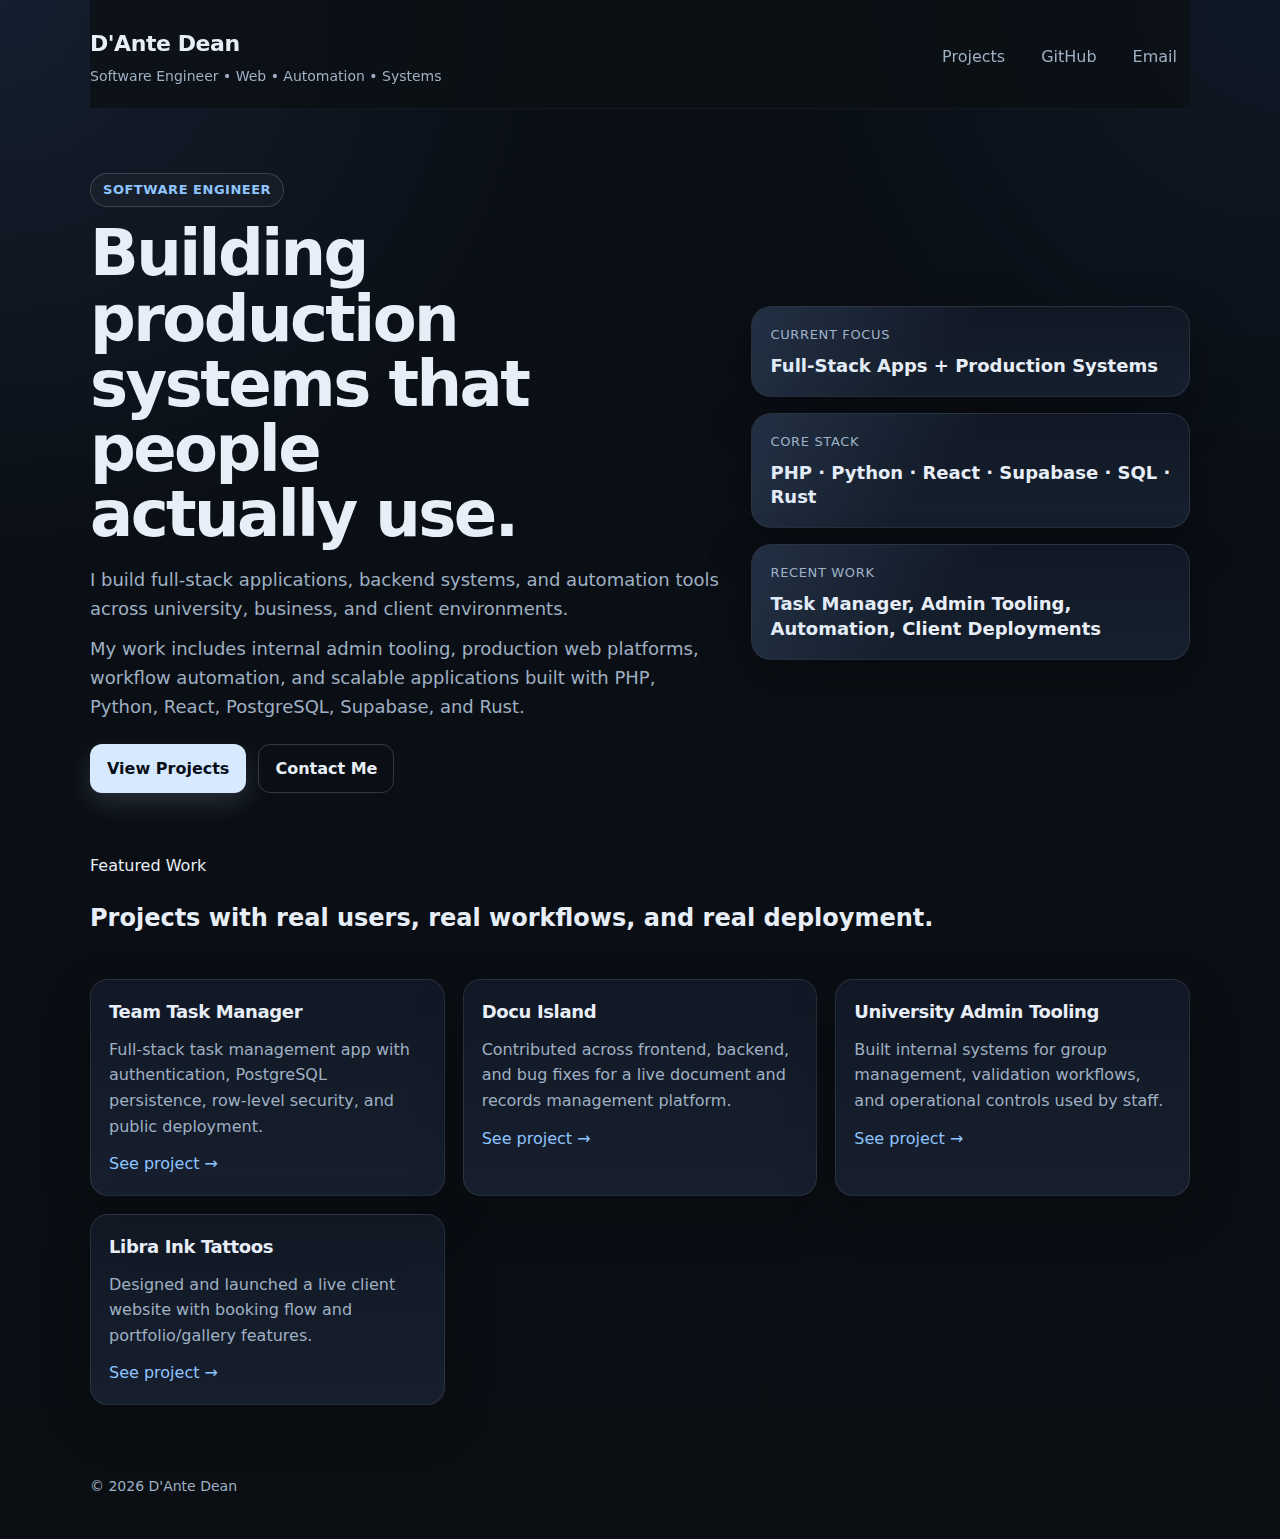
<file: index.html>
<!doctype html>
<html lang="en">
<head>
  <meta charset="utf-8" />
  <meta name="viewport" content="width=device-width,initial-scale=1" />
  <title>D'Ante Dean | Portfolio</title>
  <meta name="description" content="D'Ante Dean — software engineering portfolio: production systems, automation, and web development." />
  <meta property="og:title" content="D'Ante Dean | Software Engineer Portfolio" />
  <meta property="og:description" content="Production web systems, automation tools, and full-stack applications built with PHP, Python, Rust, SQL, and R." />
  <link rel="stylesheet" href="assets/css/styles.css" />
</head>
<body>
  <header class="container header">
    <div class="brand">
      <a class="logo" href="index.html">D'Ante Dean</a>
      <div class="subtitle">Software Engineer • Web • Automation • Systems</div>
    </div>

    <nav class="nav">
      <a href="projects.html">Projects</a>
      <a href="https://github.com/dantedean3" target="_blank" rel="noopener">GitHub</a>
      <a href="mailto:dantedean.3@gmail.com">Email</a>
    </nav>
  </header>

  <main class="container">
    <section class="hero">
      <div class="hero-copy">
        <p class="eyebrow">Software Engineer</p>

        <h1>Building production systems that people actually use.</h1>

        <p class="lead">
          I build full-stack applications, backend systems, and automation tools
          across university, business, and client environments.
        </p>

        <p class="lead">
          My work includes internal admin tooling, production web platforms,
          workflow automation, and scalable applications built with PHP, Python,
          React, PostgreSQL, Supabase, and Rust.
        </p>

        <div class="cta">
          <a class="button" href="projects.html">View Projects</a>
          <a class="button ghost" href="mailto:dantedean.3@gmail.com">Contact Me</a>
        </div>
      </div>

      <div class="hero-panel">
        <div class="hero-stat-card">
          <span class="stat-label">Current Focus</span>
          <span class="stat-value">Full-Stack Apps + Production Systems</span>
        </div>

        <div class="hero-stat-card">
          <span class="stat-label">Core Stack</span>
          <span class="stat-value">PHP · Python · React · Supabase · SQL · Rust</span>
        </div>

        <div class="hero-stat-card">
          <span class="stat-label">Recent Work</span>
          <span class="stat-value">Task Manager, Admin Tooling, Automation, Client Deployments</span>
        </div>
      </div>
    </section>

    <section class="home-section">
      <div class="section-heading">
        <p class="section-kicker">Featured Work</p>
        <h2>Projects with real users, real workflows, and real deployment.</h2>
      </div>

      <section class="grid">
        <div class="card">
          <h2>Team Task Manager</h2>
          <p>
            Full-stack task management app with authentication, PostgreSQL persistence, row-level security, and public deployment.
          </p>
          <a class="link" href="projects.html#task-manager">See project →</a>
        </div>

        <div class="card">
          <h2>Docu Island</h2>
          <p>
            Contributed across frontend, backend, and bug fixes for a live document and records management platform.
          </p>
          <a class="link" href="projects.html#docuisland">See project →</a>
        </div>

        <div class="card">
          <h2>University Admin Tooling</h2>
          <p>
            Built internal systems for group management, validation workflows, and operational controls used by staff.
          </p>
          <a class="link" href="projects.html#checklist">See project →</a>
        </div>

        <div class="card">
          <h2>Libra Ink Tattoos</h2>
          <p>
            Designed and launched a live client website with booking flow and portfolio/gallery features.
          </p>
          <a class="link" href="projects.html#libraink">See project →</a>
        </div>
      </section>
    </section>
  </main>

  <footer class="container footer">
    <div>© 2026 D'Ante Dean</div>
  </footer>
</body>
</html>
</file>
<file: assets/css/styles.css>
:root {
  --bg: #0b0f14;
  --bg-soft: #111827;
  --fg: #e8eef7;
  --muted: #9fb0c3;
  --card: rgba(18, 25, 38, 0.9);
  --card-2: rgba(24, 33, 49, 0.9);
  --border: rgba(232, 238, 247, 0.1);
  --border-strong: rgba(232, 238, 247, 0.18);
  --link: #8ec5ff;
  --accent: #d7e9ff;
  --accent-soft: rgba(142, 197, 255, 0.12);
  --shadow: 0 18px 50px rgba(0, 0, 0, 0.28);
}

* {
  box-sizing: border-box;
}

html, body {
  margin: 0;
  padding: 0;
}

html {
  scroll-behavior: smooth;
}

body {
  font-family: system-ui, -apple-system, Segoe UI, Roboto, Arial, sans-serif;
  background:
    radial-gradient(circle at top left, rgba(70, 100, 160, 0.18), transparent 28%),
    radial-gradient(circle at top right, rgba(40, 80, 130, 0.14), transparent 24%),
    linear-gradient(180deg, #0a0f16 0%, #0b0f14 100%);
  color: var(--fg);
  line-height: 1.6;
}

.container {
  width: min(1100px, calc(100% - 32px));
  margin: 0 auto;
}

.header {
  display: flex;
  justify-content: space-between;
  align-items: center;
  padding: 26px 0 20px;
  gap: 16px;
  position: sticky;
  top: 0;
  z-index: 20;
  backdrop-filter: blur(10px);
  background: rgba(11, 15, 20, 0.72);
  border-bottom: 1px solid rgba(255, 255, 255, 0.04);
}

.brand .logo {
  color: var(--fg);
  text-decoration: none;
  font-weight: 800;
  font-size: 22px;
  letter-spacing: -0.02em;
}

.subtitle {
  color: var(--muted);
  font-size: 14px;
  margin-top: 4px;
}

.nav {
  display: flex;
  gap: 10px;
  flex-wrap: wrap;
  align-items: center;
}

.nav a {
  color: var(--muted);
  text-decoration: none;
  padding: 8px 12px;
  border-radius: 999px;
  border: 1px solid transparent;
  transition: all 0.2s ease;
}

.nav a:hover,
.nav a.active {
  color: var(--fg);
  border-color: var(--border-strong);
  background: rgba(255, 255, 255, 0.04);
}

.nav-disabled {
  color: var(--muted);
  padding: 8px 12px;
  border-radius: 999px;
}

.hero {
  min-height: 72vh;
  display: grid;
  grid-template-columns: 1.3fr 0.9fr;
  gap: 28px;
  align-items: center;
  padding: 64px 0 44px;
}

.hero-copy {
  max-width: 720px;
}

.eyebrow {
  display: inline-block;
  margin: 0 0 14px;
  padding: 6px 12px;
  border-radius: 999px;
  border: 1px solid var(--border-strong);
  background: rgba(255, 255, 255, 0.03);
  color: var(--link);
  font-size: 13px;
  font-weight: 700;
  letter-spacing: 0.04em;
  text-transform: uppercase;
}

.hero h1 {
  font-size: clamp(2.5rem, 5vw, 4.4rem);
  line-height: 1.02;
  margin: 0 0 18px;
  letter-spacing: -0.04em;
  max-width: 11ch;
}

.lead {
  color: var(--muted);
  font-size: 18px;
  max-width: 650px;
  margin: 0 0 12px;
}

.cta {
  margin-top: 22px;
  display: flex;
  gap: 12px;
  flex-wrap: wrap;
}

.button {
  display: inline-flex;
  align-items: center;
  justify-content: center;
  background: var(--accent);
  color: #081019;
  padding: 11px 16px;
  border-radius: 12px;
  text-decoration: none;
  font-weight: 700;
  border: 1px solid transparent;
  transition: transform 0.18s ease, box-shadow 0.18s ease, opacity 0.18s ease;
  box-shadow: 0 10px 24px rgba(215, 233, 255, 0.14);
}

.button:hover {
  transform: translateY(-1px);
  opacity: 0.96;
}

.button.ghost {
  background: transparent;
  color: var(--fg);
  border: 1px solid var(--border-strong);
  box-shadow: none;
}

.hero-panel {
  display: grid;
  gap: 16px;
}

.hero-stat-card {
  background: linear-gradient(180deg, rgba(18, 25, 38, 0.95) 0%, rgba(24, 33, 49, 0.92) 100%);
  border: 1px solid var(--border);
  border-radius: 20px;
  padding: 18px 18px;
  box-shadow: var(--shadow);
  position: relative;
  overflow: hidden;
}

.hero-stat-card::before {
  content: "";
  position: absolute;
  inset: 0;
  background: linear-gradient(135deg, rgba(142, 197, 255, 0.14), transparent 45%);
  pointer-events: none;
}

.stat-label {
  display: block;
  color: var(--muted);
  font-size: 13px;
  margin-bottom: 8px;
  text-transform: uppercase;
  letter-spacing: 0.05em;
}

.stat-value {
  display: block;
  color: var(--fg);
  font-size: 18px;
  font-weight: 700;
  line-height: 1.35;
}

.grid {
  display: grid;
  grid-template-columns: repeat(3, 1fr);
  gap: 18px;
  padding: 22px 0 42px;
}

.card {
  background: linear-gradient(180deg, var(--card) 0%, var(--card-2) 100%);
  border: 1px solid var(--border);
  border-radius: 18px;
  padding: 18px;
  box-shadow: var(--shadow);
  position: relative;
  overflow: hidden;
  transition: transform 0.2s ease, border-color 0.2s ease, box-shadow 0.2s ease;
}

.card::before {
  content: "";
  position: absolute;
  inset: 0;
  background: linear-gradient(135deg, rgba(142, 197, 255, 0.12), transparent 45%);
  opacity: 0;
  transition: opacity 0.2s ease;
  pointer-events: none;
}

.card:hover {
  transform: translateY(-4px);
  border-color: var(--border-strong);
  box-shadow: 0 24px 60px rgba(0, 0, 0, 0.34);
}

.card:hover::before {
  opacity: 1;
}

.card h2 {
  font-size: 18px;
  margin: 0 0 10px;
  letter-spacing: -0.02em;
}

.card p {
  color: var(--muted);
  margin: 0 0 12px;
}

.section {
  padding: 18px 0;
}

.section h1 {
  font-size: 34px;
  margin: 0 0 10px;
  letter-spacing: -0.03em;
}

.section h2 {
  font-size: 28px;
  margin: 0 0 6px;
  letter-spacing: -0.02em;
}

.section h3 {
  margin-top: 20px;
  margin-bottom: 10px;
  font-size: 16px;
  color: var(--fg);
}

.section h4 {
  margin-top: 18px;
  margin-bottom: 10px;
  font-size: 15px;
  color: var(--fg);
}

.section p,
.section li {
  font-size: 15px;
}

.section ul {
  padding-left: 18px;
  margin-top: 10px;
}

.meta {
  color: var(--muted);
}

.link {
  color: var(--link);
  text-decoration: none;
  font-weight: 500;
}

.link:hover {
  text-decoration: underline;
}

main > .section:not(:first-child) {
  background: linear-gradient(180deg, rgba(17, 24, 39, 0.82) 0%, rgba(15, 21, 33, 0.82) 100%);
  border: 1px solid var(--border);
  border-radius: 22px;
  padding: 26px 24px;
  box-shadow: var(--shadow);
}

hr {
  border: 0;
  border-top: 1px solid rgba(255, 255, 255, 0.06);
  margin: 26px 0;
}

.media-grid {
  display: grid;
  grid-template-columns: repeat(2, 1fr);
  gap: 16px;
  margin-top: 14px;
  margin-bottom: 14px;
}

.shot {
  margin: 0;
  background: rgba(255, 255, 255, 0.02);
  border: 1px solid var(--border);
  border-radius: 16px;
  overflow: hidden;
  transition: transform 0.2s ease, border-color 0.2s ease;
}

.shot:hover {
  transform: translateY(-2px);
  border-color: var(--border-strong);
}

.shot img {
  width: 100%;
  display: block;
  background: #0d121a;
}

.shot figcaption {
  padding: 12px 14px;
  color: var(--muted);
  font-size: 14px;
}

.footer {
  padding: 28px 0 42px;
  color: var(--muted);
  font-size: 14px;
}

.footer a {
  color: var(--link);
}

@media (max-width: 980px) {
  .hero {
    grid-template-columns: 1fr;
    min-height: auto;
    padding-top: 46px;
  }

  .hero h1 {
    max-width: none;
  }

  .grid {
    grid-template-columns: 1fr;
  }

  .media-grid {
    grid-template-columns: 1fr;
  }
}

@media (max-width: 700px) {
  .header {
    position: static;
    padding-top: 18px;
    flex-direction: column;
    align-items: flex-start;
  }

  .section h1 {
    font-size: 30px;
  }

  .section h2 {
    font-size: 24px;
  }

  main > .section:not(:first-child) {
    padding: 20px 18px;
  }
}
</file>
